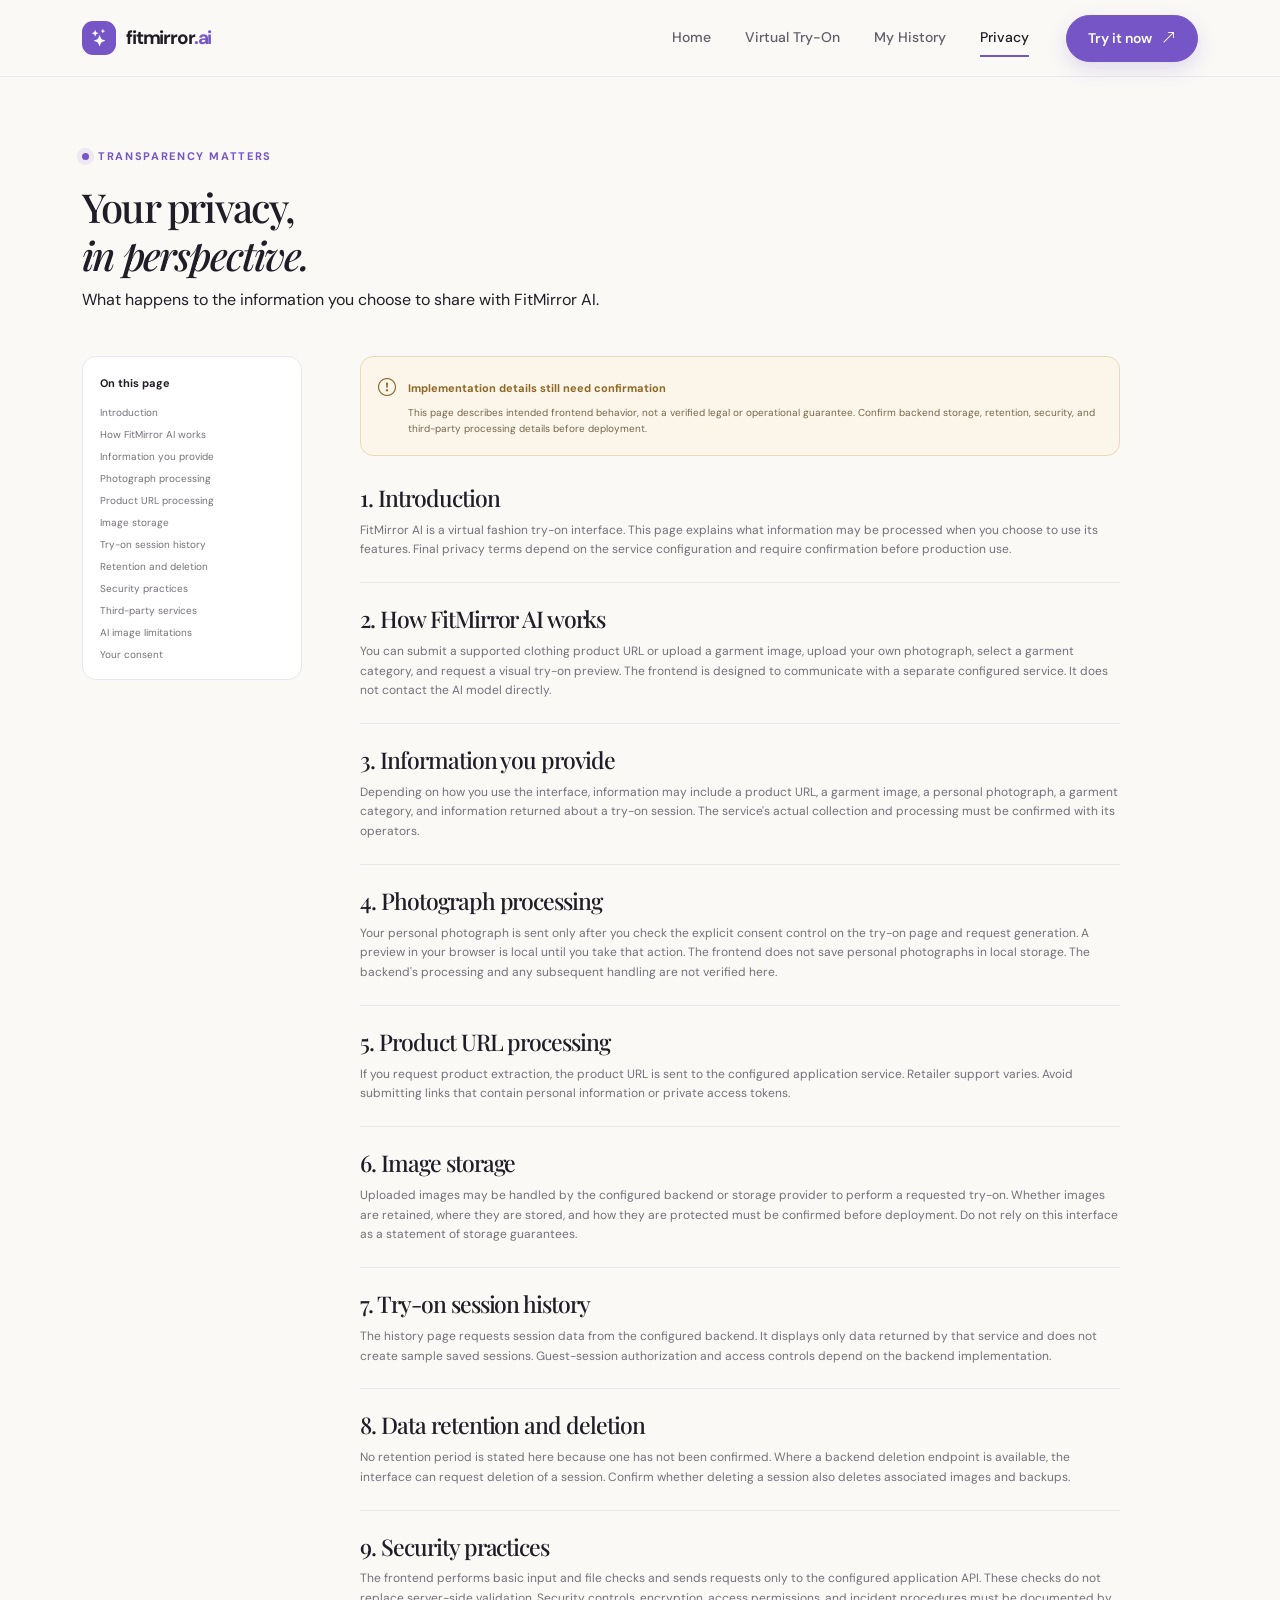
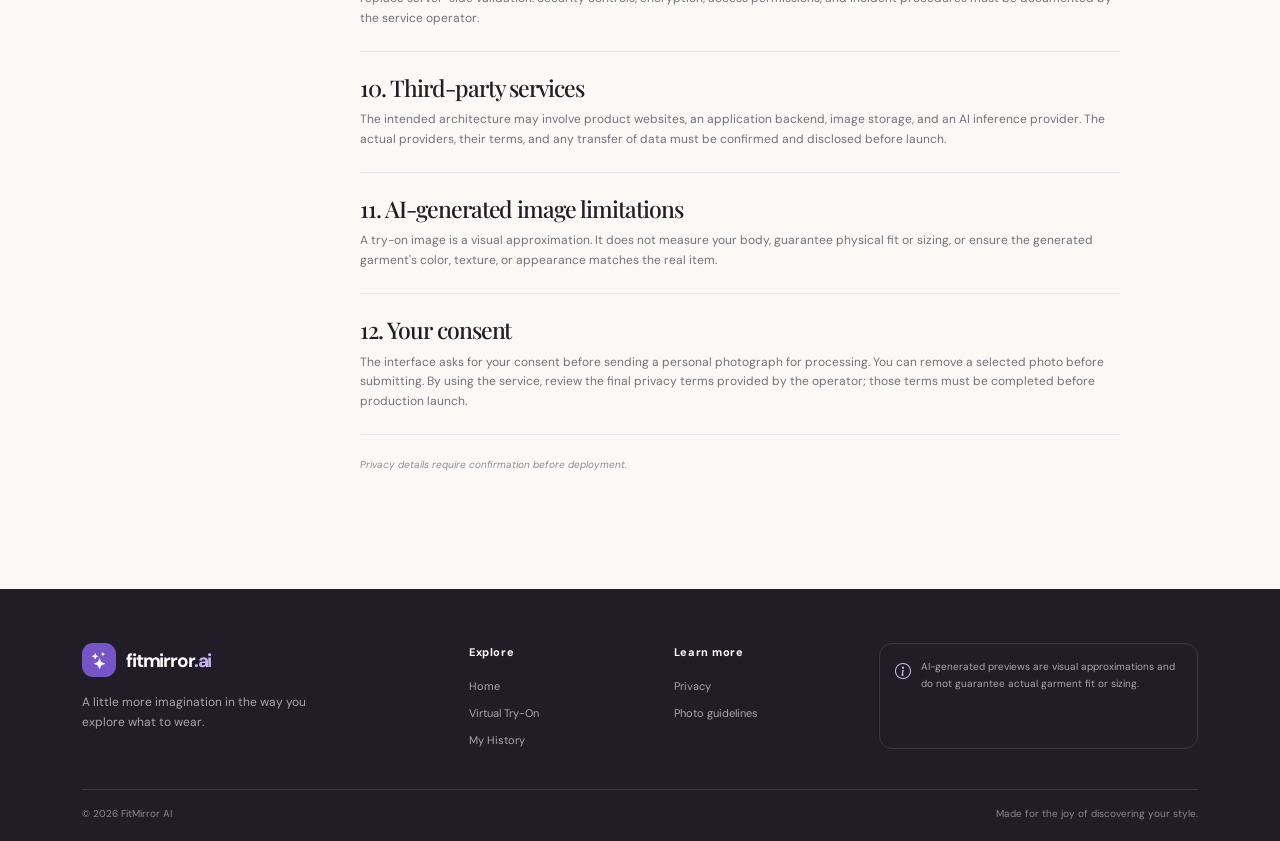
<file: fitmirror-ai/frontend/privacy.html>
<!doctype html>
<html lang="en">
<head>
  <meta charset="utf-8"><meta name="viewport" content="width=device-width, initial-scale=1"><meta name="theme-color" content="#faf9f6">
  <meta name="description" content="Learn how FitMirror AI handles your photos, product links, and virtual try-on sessions.">
  <title>Privacy — FitMirror AI</title>
  <link rel="preconnect" href="https://fonts.googleapis.com"><link rel="preconnect" href="https://fonts.gstatic.com" crossorigin>
  <link href="https://fonts.googleapis.com/css2?family=DM+Sans:wght@400;500;600;700&family=Playfair+Display:wght@500;600;700&display=swap" rel="stylesheet">
  <link href="https://cdn.jsdelivr.net/npm/bootstrap@5.3.3/dist/css/bootstrap.min.css" rel="stylesheet"><link href="https://cdn.jsdelivr.net/npm/bootstrap-icons@1.11.3/font/bootstrap-icons.min.css" rel="stylesheet"><link rel="stylesheet" href="css/style.css">
</head>
<body class="privacy-page">
  <a class="skip-link" href="#main">Skip to content</a>
  <header class="site-header"><nav class="navbar navbar-expand-lg site-nav" aria-label="Main navigation"><div class="container">
    <a class="navbar-brand brand" href="index.html" aria-label="FitMirror AI home"><span class="brand-mark"><i class="bi bi-stars"></i></span><span>fitmirror<span class="brand-ai">.ai</span></span></a>
    <button class="navbar-toggler nav-toggle" type="button" aria-expanded="false" aria-controls="mainNav" aria-label="Open navigation"><span class="navbar-toggler-icon"></span></button>
    <div class="collapse navbar-collapse" id="mainNav"><ul class="navbar-nav ms-auto align-items-lg-center gap-lg-2"><li class="nav-item"><a class="nav-link" href="index.html">Home</a></li><li class="nav-item"><a class="nav-link" href="try-on.html">Virtual Try-On</a></li><li class="nav-item"><a class="nav-link" href="history.html">My History</a></li><li class="nav-item"><a class="nav-link active" aria-current="page" href="privacy.html">Privacy</a></li><li class="nav-item ms-lg-3"><a class="btn btn-primary-soft" href="try-on.html">Try it now <i class="bi bi-arrow-up-right"></i></a></li></ul></div>
  </div></nav></header>
  <main id="main" class="privacy-main container">
    <header class="privacy-heading"><p class="eyebrow"><span class="eyebrow-dot"></span> Transparency matters</p><h1>Your privacy,<br><em>in perspective.</em></h1><p>What happens to the information you choose to share with FitMirror AI.</p></header>
    <div class="privacy-layout">
      <nav class="privacy-toc" aria-label="Privacy page contents"><strong>On this page</strong><a href="#introduction">Introduction</a><a href="#how-it-works">How FitMirror AI works</a><a href="#information">Information you provide</a><a href="#photo-processing">Photograph processing</a><a href="#product-url">Product URL processing</a><a href="#image-storage">Image storage</a><a href="#session-history">Try-on session history</a><a href="#retention">Retention and deletion</a><a href="#security">Security practices</a><a href="#third-parties">Third-party services</a><a href="#limitations">AI image limitations</a><a href="#consent">Your consent</a></nav>
      <article class="privacy-content">
        <div class="privacy-review-notice"><i class="bi bi-exclamation-circle"></i><div><strong>Implementation details still need confirmation</strong><p>This page describes intended frontend behavior, not a verified legal or operational guarantee. Confirm backend storage, retention, security, and third-party processing details before deployment.</p></div></div>
        <section id="introduction"><h2>1. Introduction</h2><p>FitMirror AI is a virtual fashion try-on interface. This page explains what information may be processed when you choose to use its features. Final privacy terms depend on the service configuration and require confirmation before production use.</p></section>
        <section id="how-it-works"><h2>2. How FitMirror AI works</h2><p>You can submit a supported clothing product URL or upload a garment image, upload your own photograph, select a garment category, and request a visual try-on preview. The frontend is designed to communicate with a separate configured service. It does not contact the AI model directly.</p></section>
        <section id="information"><h2>3. Information you provide</h2><p>Depending on how you use the interface, information may include a product URL, a garment image, a personal photograph, a garment category, and information returned about a try-on session. The service's actual collection and processing must be confirmed with its operators.</p></section>
        <section id="photo-processing"><h2>4. Photograph processing</h2><p>Your personal photograph is sent only after you check the explicit consent control on the try-on page and request generation. A preview in your browser is local until you take that action. The frontend does not save personal photographs in local storage. The backend's processing and any subsequent handling are not verified here.</p></section>
        <section id="product-url"><h2>5. Product URL processing</h2><p>If you request product extraction, the product URL is sent to the configured application service. Retailer support varies. Avoid submitting links that contain personal information or private access tokens.</p></section>
        <section id="image-storage"><h2>6. Image storage</h2><p>Uploaded images may be handled by the configured backend or storage provider to perform a requested try-on. Whether images are retained, where they are stored, and how they are protected must be confirmed before deployment. Do not rely on this interface as a statement of storage guarantees.</p></section>
        <section id="session-history"><h2>7. Try-on session history</h2><p>The history page requests session data from the configured backend. It displays only data returned by that service and does not create sample saved sessions. Guest-session authorization and access controls depend on the backend implementation.</p></section>
        <section id="retention"><h2>8. Data retention and deletion</h2><p>No retention period is stated here because one has not been confirmed. Where a backend deletion endpoint is available, the interface can request deletion of a session. Confirm whether deleting a session also deletes associated images and backups.</p></section>
        <section id="security"><h2>9. Security practices</h2><p>The frontend performs basic input and file checks and sends requests only to the configured application API. These checks do not replace server-side validation. Security controls, encryption, access permissions, and incident procedures must be documented by the service operator.</p></section>
        <section id="third-parties"><h2>10. Third-party services</h2><p>The intended architecture may involve product websites, an application backend, image storage, and an AI inference provider. The actual providers, their terms, and any transfer of data must be confirmed and disclosed before launch.</p></section>
        <section id="limitations"><h2>11. AI-generated image limitations</h2><p>A try-on image is a visual approximation. It does not measure your body, guarantee physical fit or sizing, or ensure the generated garment's color, texture, or appearance matches the real item.</p></section>
        <section id="consent"><h2>12. Your consent</h2><p>The interface asks for your consent before sending a personal photograph for processing. You can remove a selected photo before submitting. By using the service, review the final privacy terms provided by the operator; those terms must be completed before production launch.</p></section>
        <p class="privacy-updated">Privacy details require confirmation before deployment.</p>
      </article>
    </div>
  </main>
  <footer class="site-footer"><div class="container"><div class="footer-main"><div class="footer-about"><a class="brand footer-brand" href="index.html"><span class="brand-mark"><i class="bi bi-stars"></i></span><span>fitmirror<span class="brand-ai">.ai</span></span></a><p>A little more imagination in the way you explore what to wear.</p></div><div class="footer-links"><strong>Explore</strong><a href="index.html">Home</a><a href="try-on.html">Virtual Try-On</a><a href="history.html">My History</a></div><div class="footer-links"><strong>Learn more</strong><a href="privacy.html">Privacy</a><a href="try-on.html#photo-upload">Photo guidelines</a></div><div class="footer-disclaimer"><i class="bi bi-info-circle"></i><p>AI-generated previews are visual approximations and do not guarantee actual garment fit or sizing.</p></div></div><div class="footer-bottom"><span>© <span data-current-year></span> FitMirror AI</span><span>Made for the joy of discovering your style.</span></div></div></footer>
  <script src="js/main.js" defer></script>
</body>
</html>
</file>
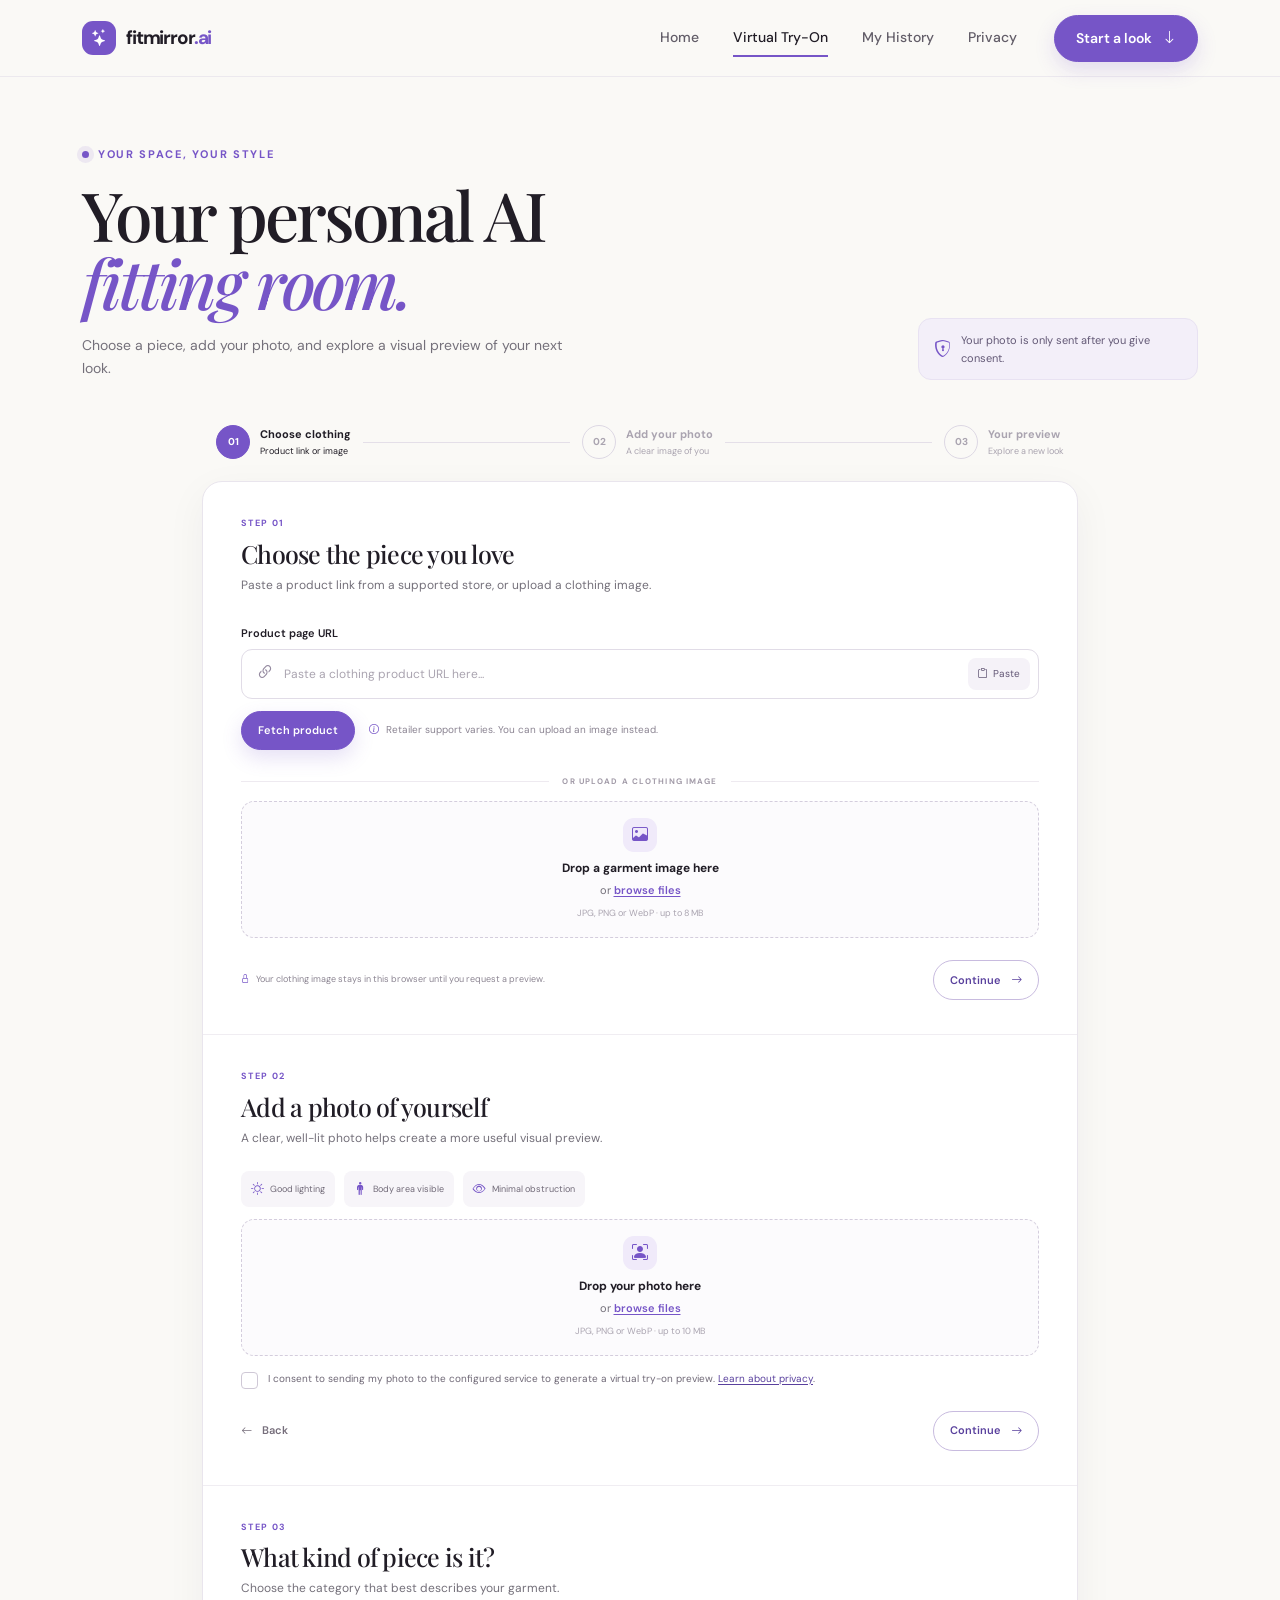
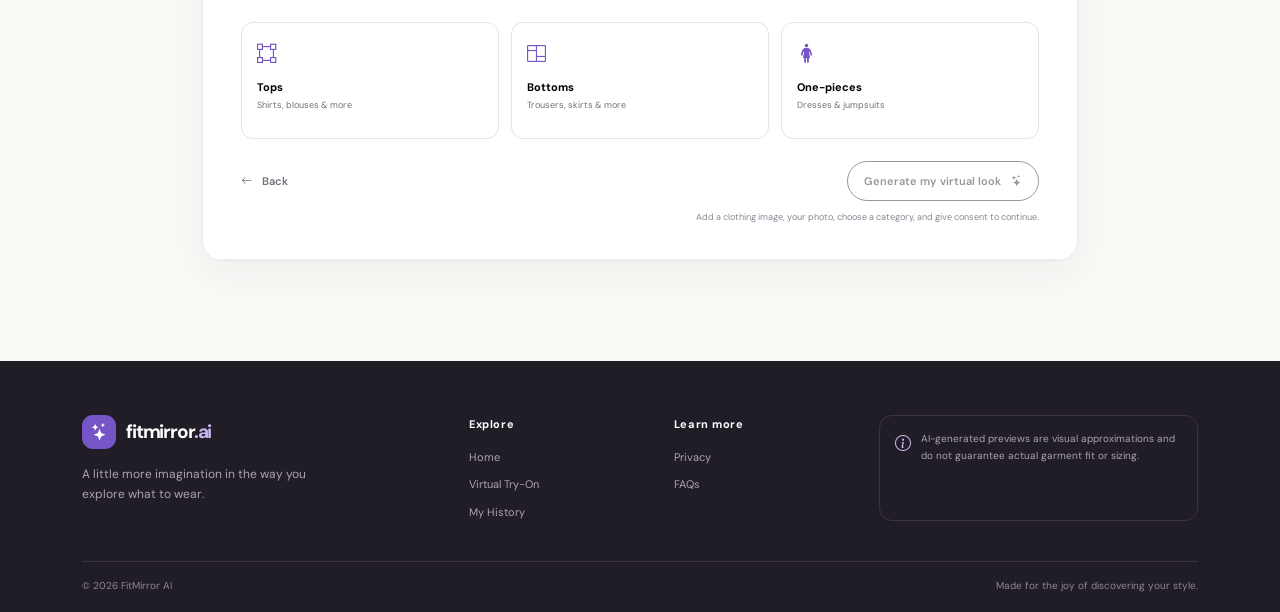
<file: fitmirror-ai/frontend/try-on.html>
<!doctype html>
<html lang="en">
<head>
  <meta charset="utf-8">
  <meta name="viewport" content="width=device-width, initial-scale=1">
  <meta name="theme-color" content="#faf9f6">
  <meta name="description" content="Create a personal virtual clothing try-on preview with FitMirror AI.">
  <title>Your AI Fitting Room — FitMirror AI</title>
  <link rel="preconnect" href="https://fonts.googleapis.com">
  <link rel="preconnect" href="https://fonts.gstatic.com" crossorigin>
  <link href="https://fonts.googleapis.com/css2?family=DM+Sans:wght@400;500;600;700&family=Playfair+Display:wght@500;600;700&display=swap" rel="stylesheet">
  <link href="https://cdn.jsdelivr.net/npm/bootstrap@5.3.3/dist/css/bootstrap.min.css" rel="stylesheet">
  <link href="https://cdn.jsdelivr.net/npm/bootstrap-icons@1.11.3/font/bootstrap-icons.min.css" rel="stylesheet">
  <link rel="stylesheet" href="css/style.css">
  <link rel="stylesheet" href="css/try-on.css">
</head>
<body class="tryon-page">
  <a class="skip-link" href="#main">Skip to content</a>
  <header class="site-header"><nav class="navbar navbar-expand-lg site-nav" aria-label="Main navigation"><div class="container">
    <a class="navbar-brand brand" href="index.html" aria-label="FitMirror AI home"><span class="brand-mark"><i class="bi bi-stars"></i></span><span>fitmirror<span class="brand-ai">.ai</span></span></a>
    <button class="navbar-toggler nav-toggle" type="button" aria-expanded="false" aria-controls="mainNav" aria-label="Open navigation"><span class="navbar-toggler-icon"></span></button>
    <div class="collapse navbar-collapse" id="mainNav"><ul class="navbar-nav ms-auto align-items-lg-center gap-lg-2">
      <li class="nav-item"><a class="nav-link" href="index.html">Home</a></li><li class="nav-item"><a class="nav-link active" aria-current="page" href="try-on.html">Virtual Try-On</a></li><li class="nav-item"><a class="nav-link" href="history.html">My History</a></li><li class="nav-item"><a class="nav-link" href="privacy.html">Privacy</a></li><li class="nav-item ms-lg-3"><a class="btn btn-primary-soft" href="#fitting-room">Start a look <i class="bi bi-arrow-down"></i></a></li>
    </ul></div>
  </div></nav></header>
  <main id="main" class="tryon-main">
    <section class="tryon-intro container">
      <div><p class="eyebrow"><span class="eyebrow-dot"></span> Your space, your style</p><h1>Your personal AI<br><em>fitting room.</em></h1><p>Choose a piece, add your photo, and explore a visual preview of your next look.</p></div>
      <div class="privacy-chip"><i class="bi bi-shield-lock"></i><span>Your photo is only sent after you give consent.</span></div>
    </section>
    <section class="workflow container" id="fitting-room">
      <div class="workflow-stepper" aria-label="Try-on steps">
        <div class="workflow-step is-active" data-step-indicator="1"><span>01</span><div><strong>Choose clothing</strong><small>Product link or image</small></div></div>
        <span class="stepper-line"></span>
        <div class="workflow-step" data-step-indicator="2"><span>02</span><div><strong>Add your photo</strong><small>A clear image of you</small></div></div>
        <span class="stepper-line"></span>
        <div class="workflow-step" data-step-indicator="3"><span>03</span><div><strong>Your preview</strong><small>Explore a new look</small></div></div>
      </div>
      <div class="workflow-panel">
        <section class="workflow-section" id="clothing-step" aria-labelledby="clothing-heading">
          <div class="workflow-section-head"><span class="step-kicker">STEP 01</span><h2 id="clothing-heading">Choose the piece you love</h2><p>Paste a product link from a supported store, or upload a clothing image.</p></div>
          <form id="product-form" class="product-url-form" novalidate>
            <label class="form-label" for="product-url">Product page URL</label>
            <div class="url-control"><span class="url-icon"><i class="bi bi-link-45deg"></i></span><input id="product-url" name="productUrl" type="url" inputmode="url" placeholder="Paste a clothing product URL here..." autocomplete="url"><button class="paste-button" type="button" id="paste-url"><i class="bi bi-clipboard"></i> Paste</button></div>
            <div class="form-actions"><button class="btn btn-primary-soft" id="fetch-product" type="submit"><span class="button-label">Fetch product</span><span class="button-spinner" hidden><span class="spinner-border spinner-border-sm" aria-hidden="true"></span> Checking link...</span></button><span class="form-hint"><i class="bi bi-info-circle"></i> Retailer support varies. You can upload an image instead.</span></div>
            <p class="field-error" id="product-error" role="alert" hidden></p>
          </form>
          <div id="product-preview" class="product-preview" hidden aria-live="polite"></div>
          <div class="upload-divider"><span>OR UPLOAD A CLOTHING IMAGE</span></div>
          <div class="upload-card garment-upload" data-upload-card="garment">
            <input class="visually-hidden" id="garment-file" type="file" accept="image/jpeg,image/png,image/webp" aria-label="Choose a clothing image">
            <div class="upload-empty" id="garment-empty"><span class="upload-icon"><i class="bi bi-image"></i></span><strong>Drop a garment image here</strong><span>or <button class="inline-button" type="button" data-browse="garment-file">browse files</button></span><small data-upload-limit>JPG, PNG or WebP · up to 8 MB</small></div>
            <div class="upload-filled" id="garment-filled" hidden><img class="upload-preview-image" id="garment-preview-image" alt="Garment image preview"><div class="upload-file-meta"><strong id="garment-file-name"></strong><span>Ready to use as your clothing image</span></div><div class="upload-actions"><button type="button" class="icon-action" data-browse="garment-file" aria-label="Replace garment image"><i class="bi bi-arrow-repeat"></i></button><button type="button" class="icon-action remove-upload" data-remove="garment" aria-label="Remove garment image"><i class="bi bi-trash3"></i></button></div></div>
            <p class="field-error upload-error" id="garment-error" role="alert" hidden></p>
          </div>
          <div class="selected-product-note" id="selected-product-note" hidden><i class="bi bi-check-circle-fill"></i><span id="selected-product-label"></span><button type="button" id="clear-product" class="text-button">Clear</button></div>
          <div class="section-next"><span class="section-note"><i class="bi bi-lock"></i> Your clothing image stays in this browser until you request a preview.</span><button class="btn btn-outline-soft" type="button" data-go-step="2">Continue <i class="bi bi-arrow-right"></i></button></div>
        </section>
        <section class="workflow-section" id="photo-upload" aria-labelledby="photo-heading">
          <div class="workflow-section-head"><span class="step-kicker">STEP 02</span><h2 id="photo-heading">Add a photo of yourself</h2><p>A clear, well-lit photo helps create a more useful visual preview.</p></div>
          <div class="photo-guidelines"><div><i class="bi bi-brightness-high"></i><span>Good lighting</span></div><div><i class="bi bi-person-standing"></i><span>Body area visible</span></div><div><i class="bi bi-eye"></i><span>Minimal obstruction</span></div></div>
          <div class="upload-card person-upload" data-upload-card="person">
            <input class="visually-hidden" id="person-file" type="file" accept="image/jpeg,image/png,image/webp" aria-label="Choose your photo">
            <div class="upload-empty" id="person-empty"><span class="upload-icon"><i class="bi bi-person-bounding-box"></i></span><strong>Drop your photo here</strong><span>or <button class="inline-button" type="button" data-browse="person-file">browse files</button></span><small data-upload-limit>JPG, PNG or WebP · up to 10 MB</small></div>
            <div class="upload-filled" id="person-filled" hidden><img class="upload-preview-image person-preview-image" id="person-preview-image" alt="Your photo preview"><div class="upload-file-meta"><strong id="person-file-name"></strong><span>Your photo is ready</span></div><div class="upload-actions"><button type="button" class="icon-action" data-browse="person-file" aria-label="Replace personal photo"><i class="bi bi-arrow-repeat"></i></button><button type="button" class="icon-action remove-upload" data-remove="person" aria-label="Remove personal photo"><i class="bi bi-trash3"></i></button></div></div>
            <p class="field-error upload-error" id="person-error" role="alert" hidden></p>
          </div>
          <label class="consent-row"><input type="checkbox" id="photo-consent"><span class="consent-check"><i class="bi bi-check"></i></span><span>I consent to sending my photo to the configured service to generate a virtual try-on preview. <a href="privacy.html">Learn about privacy</a>.</span></label>
          <div class="section-next"><button class="btn btn-text-back" type="button" data-go-step="1"><i class="bi bi-arrow-left"></i> Back</button><button class="btn btn-outline-soft" type="button" data-go-step="3">Continue <i class="bi bi-arrow-right"></i></button></div>
        </section>
        <section class="workflow-section" id="category-step" aria-labelledby="category-heading">
          <div class="workflow-section-head"><span class="step-kicker">STEP 03</span><h2 id="category-heading">What kind of piece is it?</h2><p>Choose the category that best describes your garment.</p></div>
          <div class="category-options" role="group" aria-label="Garment category">
            <button class="category-card" type="button" data-category="tops" aria-pressed="false"><i class="bi bi-bounding-box"></i><strong>Tops</strong><span>Shirts, blouses & more</span></button>
            <button class="category-card" type="button" data-category="bottoms" aria-pressed="false"><i class="bi bi-columns"></i><strong>Bottoms</strong><span>Trousers, skirts & more</span></button>
            <button class="category-card" type="button" data-category="one-pieces" aria-pressed="false"><i class="bi bi-person-standing-dress"></i><strong>One-pieces</strong><span>Dresses & jumpsuits</span></button>
          </div>
          <p class="field-error" id="category-error" role="alert" hidden>Please select a clothing category.</p>
          <div class="section-next"><button class="btn btn-text-back" type="button" data-go-step="2"><i class="bi bi-arrow-left"></i> Back</button><button class="btn btn-primary-soft generate-button" id="generate-tryon" type="button" disabled><span class="generate-label">Generate my virtual look</span><span class="generate-spinner" hidden><span class="spinner-border spinner-border-sm" aria-hidden="true"></span> Preparing preview...</span><i class="bi bi-stars"></i></button></div>
          <p class="generate-helper" id="generate-helper">Add a clothing image, your photo, choose a category, and give consent to continue.</p>
        </section>
        <section class="workflow-section processing-section" id="processing-state" aria-live="polite" hidden>
          <div class="processing-visual"><span class="processing-ring"><i class="bi bi-stars"></i></span><span class="processing-pulse pulse-one"></span><span class="processing-pulse pulse-two"></span></div>
          <span class="step-kicker">A MOMENT FOR YOUR LOOK</span><h2 id="processing-title">Creating your virtual look...</h2><p id="processing-message">Our AI is preparing your personalized fashion preview.</p>
          <div class="processing-progress"><span></span></div><p class="processing-status" id="processing-status" role="status">Preparing your images...</p>
          <p class="field-error" id="generation-error" role="alert" hidden></p><button class="btn btn-outline-soft" id="retry-generation" type="button" hidden>Try again <i class="bi bi-arrow-clockwise"></i></button>
        </section>
        <section class="workflow-section result-section" id="result-state" aria-labelledby="result-title" hidden>
          <div class="workflow-section-head"><span class="step-kicker">YOUR PREVIEW</span><h2 id="result-title">Your virtual look is ready!</h2><p>This AI-generated image is a visual approximation and does not guarantee actual garment fit or sizing.</p></div>
          <div class="result-comparison" id="result-comparison">
            <img class="result-comparison-after" id="comparison-result-image" alt="Generated virtual try-on look">
            <div class="result-comparison-before" id="result-comparison-before"><img id="comparison-person-image" alt="Your original photo"></div>
            <span class="comparison-label label-before">YOUR PHOTO</span><span class="comparison-label label-after">AI PREVIEW</span>
            <input class="comparison-range result-comparison-range" id="result-comparison-range" type="range" min="0" max="100" value="50" aria-label="Compare your photo with the generated virtual look">
            <span class="comparison-handle" aria-hidden="true"><i class="bi bi-chevron-left"></i><i class="bi bi-chevron-right"></i></span>
          </div>
          <div class="result-product" id="result-product"><img id="result-garment-image" alt="Selected clothing"><div><span class="step-kicker">YOUR SELECTED PIECE</span><strong id="result-product-name">Clothing item</strong><span id="result-product-category"></span></div></div>
          <div class="result-image-wrap"><img id="result-image" alt="AI-generated virtual try-on preview"><span class="result-badge"><i class="bi bi-stars"></i> AI preview</span></div>
          <div class="result-actions"><a class="btn btn-primary-soft" id="download-result" href="#" download>Download image <i class="bi bi-download"></i></a><button class="btn btn-outline-soft" id="save-result" type="button" hidden>Save result <i class="bi bi-bookmark"></i></button><button class="btn btn-outline-soft" id="delete-result" type="button" hidden>Delete result <i class="bi bi-trash3"></i></button><a class="btn btn-text-back" id="back-to-store" href="#" target="_blank" rel="noopener noreferrer" hidden>Back to store <i class="bi bi-box-arrow-up-right"></i></a><button class="btn btn-text-back" id="try-another" type="button">Try another outfit <i class="bi bi-arrow-repeat"></i></button></div>
          <p class="result-disclaimer"><i class="bi bi-info-circle"></i> Visual approximation only — not a physical fit or sizing guarantee.</p>
        </section>
      </div>
    </section>
  </main>
  <div class="toast-region" id="toast-region" aria-live="polite" aria-atomic="true"></div>
  <footer class="site-footer"><div class="container"><div class="footer-main"><div class="footer-about"><a class="brand footer-brand" href="index.html"><span class="brand-mark"><i class="bi bi-stars"></i></span><span>fitmirror<span class="brand-ai">.ai</span></span></a><p>A little more imagination in the way you explore what to wear.</p></div><div class="footer-links"><strong>Explore</strong><a href="index.html">Home</a><a href="try-on.html">Virtual Try-On</a><a href="history.html">My History</a></div><div class="footer-links"><strong>Learn more</strong><a href="privacy.html">Privacy</a><a href="index.html#faqAccordion">FAQs</a></div><div class="footer-disclaimer"><i class="bi bi-info-circle"></i><p>AI-generated previews are visual approximations and do not guarantee actual garment fit or sizing.</p></div></div><div class="footer-bottom"><span>© <span data-current-year></span> FitMirror AI</span><span>Made for the joy of discovering your style.</span></div></div></footer>
  <script src="https://cdn.jsdelivr.net/npm/bootstrap@5.3.3/dist/js/bootstrap.bundle.min.js" defer></script>
  <script src="js/api.js" defer></script><script src="js/upload.js" defer></script><script src="js/product.js" defer></script><script src="js/try-on.js" defer></script><script src="js/main.js" defer></script>
</body>
</html>
</file>
<file: fitmirror-ai/frontend/css/style.css>
:root {
  --ink: #211d26;
  --muted: #74707a;
  --purple: #7655c7;
  --purple-dark: #59409d;
  --lavender: #e9e2f7;
  --paper: #faf9f6;
  --white: #fff;
  --line: #e9e5ed;
  --font-body: "DM Sans", sans-serif;
  --font-display: "Playfair Display", Georgia, serif;
  --radius: 18px;
  --shadow: 0 18px 50px rgba(46, 35, 67, .09);
}
* { box-sizing: border-box; }
[hidden] { display: none !important; }
html { scroll-behavior: smooth; scroll-padding-top: 90px; }
body { margin: 0; background: var(--paper); color: var(--ink); font: 400 16px/1.65 var(--font-body); -webkit-font-smoothing: antialiased; }
img { display: block; max-width: 100%; }
a { color: inherit; text-decoration: none; }
button, input, select { font: inherit; }
.skip-link { position: fixed; top: 10px; left: 10px; z-index: 2000; padding: 10px 16px; transform: translateY(-150%); background: var(--ink); color: #fff; border-radius: 8px; }
.skip-link:focus { transform: translateY(0); }
:focus-visible { outline: 3px solid #a98ce8; outline-offset: 3px; }
.site-header { position: sticky; top: 0; z-index: 1000; background: rgba(250,249,246,.92); border-bottom: 1px solid rgba(233,229,237,.8); backdrop-filter: blur(16px); transition: box-shadow .25s ease, background .25s ease; }
.site-header.is-scrolled { box-shadow: 0 8px 24px rgba(35,25,53,.07); background: rgba(250,249,246,.97); }
.site-nav { min-height: 76px; padding: 10px 0; }
.brand { display: inline-flex; align-items: center; gap: 10px; color: var(--ink); font-size: 19px; font-weight: 700; letter-spacing: -.06em; }
.brand-mark { display: grid; place-items: center; width: 34px; height: 34px; color: white; border-radius: 11px; background: var(--purple); font-size: 17px; letter-spacing: 0; }
.brand-ai { color: var(--purple); }
.site-nav .nav-link { position: relative; padding: 10px 13px !important; color: #625d68; font-size: 14px; font-weight: 500; }
.site-nav .nav-link::after { position: absolute; bottom: 3px; left: 13px; width: 0; height: 2px; background: var(--purple); content: ""; transition: width .22s ease; }
.site-nav .nav-link:hover::after, .site-nav .nav-link.active::after { width: calc(100% - 26px); }
.site-nav .nav-link.active { color: var(--ink); }
.nav-toggle { border: 0; box-shadow: none !important; }
.btn { display: inline-flex; align-items: center; justify-content: center; gap: 10px; border-radius: 999px; padding: 12px 21px; font-size: 14px; font-weight: 600; transition: transform .2s ease, background-color .2s ease, box-shadow .2s ease; }
.btn:hover { transform: translateY(-2px); }
.btn-primary-soft { color: #fff; background: var(--purple); border: 1px solid var(--purple); box-shadow: 0 8px 20px rgba(118,85,199,.18); }
.btn-primary-soft:hover, .btn-primary-soft:focus { color: #fff; background: var(--purple-dark); border-color: var(--purple-dark); box-shadow: 0 10px 24px rgba(118,85,199,.26); }
.btn-link-soft { color: var(--ink); border: 0; }
.btn-link-soft:hover { color: var(--purple); }
.btn-outline-soft { color: var(--purple-dark); background: transparent; border: 1px solid #c8bbdf; }
.btn-outline-soft:hover { color: #fff; background: var(--purple); border-color: var(--purple); }
.btn-light-soft { color: var(--purple-dark); background: white; border: 1px solid white; }
.btn-light-soft:hover { color: var(--purple-dark); background: #f1edfa; }
.hero-section { position: relative; overflow: hidden; padding: 76px 0 28px; }
.hero-grid { display: grid; grid-template-columns: 1fr 1fr; align-items: center; min-height: 570px; gap: 42px; }
.hero-copy { position: relative; z-index: 2; padding: 20px 0 50px; }
.eyebrow { display: flex; align-items: center; gap: 9px; margin: 0 0 18px; color: var(--purple); font-size: 11px; font-weight: 700; letter-spacing: .15em; text-transform: uppercase; }
.eyebrow-dot { width: 7px; height: 7px; border-radius: 50%; background: var(--purple); box-shadow: 0 0 0 5px rgba(118,85,199,.1); }
h1, h2, h3, p { overflow-wrap: anywhere; }
h1, h2 { font-family: var(--font-display); letter-spacing: -.045em; }
.hero-copy h1 { max-width: 650px; margin: 0; font-size: clamp(3.2rem, 6.2vw, 5.6rem); font-weight: 500; line-height: .99; animation: fade-up .7s both; }
.hero-copy h1 span, .section-heading h2 em, .technology-copy h2 em { color: var(--purple); font-weight: 500; }
.hero-lede { max-width: 505px; margin: 25px 0 28px; color: var(--muted); font-size: 16px; line-height: 1.8; animation: fade-up .7s .1s both; }
.hero-actions { display: flex; align-items: center; flex-wrap: wrap; gap: 12px; animation: fade-up .7s .18s both; }
.hero-actions .btn-lg { min-height: 54px; padding: 13px 24px; }
.play-icon { display: grid; place-items: center; width: 25px; height: 25px; border-radius: 50%; background: #eee9f7; color: var(--purple); }
.hero-proof { display: flex; align-items: center; gap: 13px; margin-top: 36px; }
.proof-avatars { display: flex; padding-left: 5px; }
.proof-avatars span { display: grid; place-items: center; width: 30px; height: 30px; margin-left: -5px; border: 2px solid var(--paper); border-radius: 50%; background: #d8c8b3; color: #524436; font-size: 10px; font-weight: 700; }
.proof-avatars span:nth-child(2) { background: #c5bbd8; color: #45395b; }
.proof-avatars span:nth-child(3) { background: #e8c4b8; color: #62483f; }
.hero-proof p { margin: 0; font-size: 11px; line-height: 1.5; }
.hero-proof strong { font-size: 12px; }
.hero-proof p span { color: var(--muted); }
.hero-art { position: relative; min-height: 515px; }
.hero-orbit { position: absolute; inset: 8% 4% 7% 12%; border: 1px solid rgba(118,85,199,.15); border-radius: 50%; transform: rotate(-10deg); }
.hero-photo-wrap { position: absolute; top: 2%; right: 11%; width: 67%; height: 91%; overflow: hidden; border-radius: 48% 48% 18px 18px; background: #e8e0d6; box-shadow: var(--shadow); animation: float-gently 7s ease-in-out infinite; }
.hero-photo { width: 100%; height: 100%; object-fit: cover; object-position: center 36%; }
.hero-caption, .floating-note, .floating-product { position: absolute; z-index: 2; display: flex; align-items: center; gap: 12px; background: rgba(255,255,255,.93); border: 1px solid rgba(255,255,255,.9); box-shadow: 0 15px 42px rgba(31,22,46,.12); backdrop-filter: blur(16px); }
.hero-caption { right: 4%; bottom: 8%; width: 76%; padding: 13px; border-radius: 15px; }
.hero-caption small, .floating-note small, .floating-product small, .process-title small { display: block; color: #8b8394; font-size: 8px; font-weight: 700; letter-spacing: .12em; }
.hero-caption strong, .floating-note strong, .floating-product strong, .process-title strong { display: block; font-size: 12px; }
.caption-sparkle, .note-icon { display: grid; place-items: center; width: 37px; height: 37px; border-radius: 12px; background: #f0eafa; color: var(--purple); }
.hero-caption > i { color: var(--purple); font-size: 18px; }
.floating-note { top: 15%; left: 0; padding: 12px 15px; border-radius: 14px; animation: float-gently 6s ease-in-out infinite reverse; }
.floating-product { left: 0; bottom: 20%; padding: 8px 12px 8px 8px; border-radius: 12px; }
.floating-product img { width: 42px; height: 45px; object-fit: cover; border-radius: 8px; }
.floating-product > i { margin-left: 8px; color: var(--purple); }
.art-sparkle { position: absolute; color: var(--purple); }
.sparkle-one { top: 4%; right: 13%; font-size: 24px; }
.sparkle-two { right: 3%; top: 42%; font-size: 23px; }
.hero-bottom { display: flex; justify-content: space-between; align-items: center; margin-top: 16px; padding-top: 18px; border-top: 1px solid var(--line); color: #aaa3b0; font-size: 9px; font-weight: 700; letter-spacing: .15em; }
.hero-bottom a { color: var(--purple); font-size: 18px; }
.section-pad { padding: 112px 0; }
.section-how { background: #f2eff7; }
.section-heading { margin-bottom: 46px; }
.section-heading .eyebrow { justify-content: center; }
.section-heading h2, .technology-copy h2 { margin: 0; font-size: clamp(2.4rem, 4vw, 3.7rem); line-height: 1.12; }
.section-heading > p:last-child { max-width: 510px; margin: 16px auto 0; color: var(--muted); }
.steps-grid { display: grid; grid-template-columns: repeat(3, 1fr); gap: 18px; }
.step-card { position: relative; padding: 29px; border: 1px solid #e8e3ee; border-radius: var(--radius); background: rgba(255,255,255,.83); transition: transform .25s ease, box-shadow .25s ease; }
.step-card:hover, .feature-card:hover { transform: translateY(-5px); box-shadow: var(--shadow); }
.step-top { display: flex; align-items: flex-start; justify-content: space-between; margin-bottom: 42px; }
.step-number { color: #aca4b4; font-size: 12px; letter-spacing: .12em; }
.step-icon { display: grid; place-items: center; width: 48px; height: 48px; border-radius: 15px; background: #f0eafa; color: var(--purple); font-size: 21px; }
.step-card h3, .feature-card h3 { font-size: 18px; font-weight: 600; letter-spacing: -.025em; }
.step-card p, .feature-card p { min-height: 55px; margin: 10px 0 22px; color: var(--muted); font-size: 13px; }
.step-foot { display: flex; justify-content: space-between; color: var(--purple); font-size: 11px; font-weight: 600; }
.section-heading-row { display: flex; align-items: end; justify-content: space-between; gap: 30px; }
.section-heading-row .eyebrow { justify-content: flex-start; }
.section-heading-row > p { max-width: 360px; margin: 0 0 5px; color: var(--muted); font-size: 14px; }
.preview-comparison { --split: 50%; position: relative; height: min(56vw, 590px); min-height: 320px; overflow: hidden; border-radius: 22px; background: #e5d9d1; }
.preview-comparison > img, .comparison-before, .comparison-before img { position: absolute; inset: 0; width: 100%; height: 100%; object-fit: cover; }
.preview-comparison > img { object-position: center 35%; }
.comparison-before { width: var(--split); overflow: hidden; border-right: 2px solid white; }
.comparison-before img { width: calc(100vw - (100vw - 100%)); max-width: none; object-position: center 34%; }
.comparison-label { position: absolute; top: 18px; z-index: 1; padding: 7px 11px; border-radius: 999px; background: rgba(255,255,255,.9); color: var(--ink); font-size: 9px; font-weight: 700; letter-spacing: .1em; }
.label-before { left: 18px; }.label-after { right: 18px; }
.comparison-range { position: absolute; inset: 0; z-index: 3; width: 100%; height: 100%; margin: 0; opacity: 0; cursor: ew-resize; }
.comparison-handle { position: absolute; top: 50%; left: var(--split); z-index: 2; display: flex; gap: 8px; align-items: center; justify-content: center; width: 43px; height: 43px; border: 3px solid white; border-radius: 50%; background: var(--purple); color: white; transform: translate(-50%,-50%); pointer-events: none; box-shadow: 0 4px 18px rgba(0,0,0,.2); }
.comparison-disclaimer { margin: 13px 0 0; color: var(--muted); font-size: 11px; text-align: center; }
.comparison-disclaimer i { color: var(--purple); margin-right: 4px; }
.feature-section { background: #fff; }
.feature-grid { display: grid; grid-template-columns: repeat(3, 1fr); gap: 15px; }
.feature-card { padding: 25px 24px; border: 1px solid var(--line); border-radius: 16px; background: #fff; transition: transform .25s ease, box-shadow .25s ease; }
.feature-card > i { display: grid; place-items: center; width: 42px; height: 42px; margin-bottom: 25px; border-radius: 13px; background: #f2eff8; color: var(--purple); font-size: 19px; }
.feature-card p { min-height: 60px; margin-bottom: 0; }
.text-link { display: inline-flex; align-items: center; gap: 8px; color: var(--purple-dark); font-size: 13px; font-weight: 600; }
.text-link:hover { color: var(--purple); }
.fashion-section { background: #f6f4f0; }
.fashion-grid { display: grid; grid-template-columns: repeat(3, 1fr); grid-auto-rows: 230px; gap: 14px; }
.fashion-tile { position: relative; overflow: hidden; border-radius: 15px; background: #ddd5cc; }
.fashion-tile.tile-tall { grid-row: span 2; }
.fashion-tile::after { position: absolute; inset: 35% 0 0; background: linear-gradient(transparent,rgba(15,12,18,.62)); content: ""; }
.fashion-tile img { width: 100%; height: 100%; object-fit: cover; transition: transform .55s ease; }
.fashion-tile:hover img { transform: scale(1.05); }
.fashion-tile > span { position: absolute; right: 18px; bottom: 16px; left: 18px; z-index: 1; display: flex; justify-content: space-between; color: #fff; font-size: 16px; font-weight: 600; }
.technology-section { overflow: hidden; background: #eee9f5; }
.technology-grid { display: grid; grid-template-columns: .9fr 1.1fr; align-items: center; gap: 70px; }
.technology-copy .eyebrow { justify-content: flex-start; }
.technology-copy > p:not(.eyebrow) { margin: 20px 0 0; color: var(--muted); font-size: 14px; }
.technology-copy .small-note { padding-left: 12px; border-left: 2px solid #a88de0; font-size: 12px !important; }
.technology-copy .text-link { margin-top: 22px; }
.process-card { padding: 26px; border: 1px solid rgba(255,255,255,.75); border-radius: 20px; background: rgba(255,255,255,.72); box-shadow: 0 20px 60px rgba(48,33,75,.09); }
.process-title { display: flex; align-items: center; gap: 12px; }
.process-sparkle { display: grid; place-items: center; width: 40px; height: 40px; border-radius: 13px; background: var(--purple); color: white; }
.process-title strong { margin-top: 3px; font-size: 14px; }
.process-flow { display: flex; align-items: center; justify-content: space-between; gap: 10px; padding: 36px 0; }
.process-item { min-width: 0; text-align: center; }
.process-item img { width: 92px; height: 112px; margin: 0 auto 9px; border-radius: 13px; object-fit: cover; }
.process-item span { color: var(--muted); font-size: 11px; }
.process-flow > i { color: #b4a4cf; font-size: 17px; }
.process-result { display: flex; flex-direction: column; align-items: center; justify-content: center; width: 105px; height: 112px; border: 1px dashed #bba9da; border-radius: 13px; background: #f4f0fa; color: var(--purple); }
.process-result > i { font-size: 21px; }
.process-result strong { margin-top: 4px; font-size: 12px; }
.process-result small { color: var(--muted); font-size: 9px; }
.process-footer { display: flex; justify-content: space-between; padding-top: 15px; border-top: 1px solid var(--line); color: var(--muted); font-size: 10px; }
.process-footer i { color: var(--purple); margin-right: 5px; }
.process-footer > span:last-child { font-size: 8px; font-weight: 700; letter-spacing: .13em; }
.faq-grid { display: grid; grid-template-columns: .75fr 1.25fr; gap: 90px; }
.faq-grid .section-heading .eyebrow { justify-content: flex-start; }
.faq-grid .section-heading > p:last-child { margin: 18px 0 0; }
.faq-list .accordion-item { border: 0; border-bottom: 1px solid var(--line); background: transparent; }
.faq-list .accordion-header { margin: 0; }
.faq-list .accordion-button { padding: 19px 0; background: transparent; color: var(--ink); box-shadow: none; font-size: 14px; font-weight: 600; }
.faq-list .accordion-button::after { display: none; }
.faq-list .accordion-button::before { display: grid; place-items: center; width: 25px; height: 25px; margin-right: 12px; border-radius: 50%; background: #f0eafa; color: var(--purple); content: "+"; font-size: 17px; font-weight: 400; }
.faq-list .accordion-button[aria-expanded="true"]::before { content: "−"; }
.accordion-panel { padding: 0 0 19px 37px; }
.accordion-panel p { margin: 0; color: var(--muted); font-size: 13px; }
.cta-section { position: relative; overflow: hidden; padding: 96px 0; background: #6c4ab6; color: #fff; text-align: center; }
.cta-inner { position: relative; z-index: 1; }
.cta-section .eyebrow { justify-content: center; color: #ded0ff; }
.cta-section .eyebrow::before, .cta-section .eyebrow::after { width: 24px; height: 1px; background: rgba(255,255,255,.4); content: ""; }
.cta-section h2 { margin: 0; font-size: clamp(2.5rem, 5vw, 4.2rem); line-height: 1.08; }
.cta-section p:not(.eyebrow) { margin: 16px 0 25px; color: #e7def7; font-size: 14px; }
.cta-orb { position: absolute; z-index: -1; width: 300px; height: 300px; border: 1px solid rgba(255,255,255,.13); border-radius: 50%; }
.orb-a { top: -190px; left: -40px; }.orb-b { right: -30px; bottom: -230px; width: 400px; height: 400px; }
.site-footer { padding: 54px 0 18px; background: #211d26; color: #fff; }
.footer-main { display: grid; grid-template-columns: 1.5fr .7fr .7fr 1.4fr; gap: 45px; padding-bottom: 40px; }
.footer-brand { color: #fff; }.footer-brand .brand-ai { color: #c7b5f1; }
.footer-about p { max-width: 240px; margin-top: 16px; color: #aaa4b0; font-size: 12px; }
.footer-links { display: flex; flex-direction: column; gap: 9px; }
.footer-links strong { margin-bottom: 6px; font-size: 11px; letter-spacing: .05em; }
.footer-links a { color: #aaa4b0; font-size: 11px; }
.footer-links a:hover { color: #fff; }
.footer-disclaimer { display: flex; gap: 10px; padding: 15px; border: 1px solid #3a3441; border-radius: 13px; color: #c8b5ef; }
.footer-disclaimer p { margin: 0; color: #aaa4b0; font-size: 10px; }
.footer-bottom { display: flex; justify-content: space-between; padding-top: 16px; border-top: 1px solid #3a3441; color: #8c8593; font-size: 10px; }
.reveal { opacity: 0; transform: translateY(18px); transition: opacity .6s ease, transform .6s ease; }
.reveal.is-visible { opacity: 1; transform: translateY(0); }
@keyframes fade-up { from { opacity: 0; transform: translateY(18px); } to { opacity: 1; transform: translateY(0); } }
@keyframes float-gently { 0%,100% { transform: translateY(0); } 50% { transform: translateY(-9px); } }
@media (max-width: 991.98px) {
  .site-nav .navbar-collapse { padding: 15px 0 10px; }
  .site-nav .nav-link::after { display: none; }
  .site-nav .nav-link.active { color: var(--purple); }
  .hero-grid { min-height: 480px; gap: 15px; }
  .hero-art { min-height: 450px; }
  .hero-photo-wrap { width: 73%; right: 8%; }
  .floating-note { left: -3%; }
  .technology-grid { gap: 35px; }
  .faq-grid { gap: 40px; }
  .footer-main { grid-template-columns: 1.2fr .7fr .7fr; }
  .footer-disclaimer { grid-column: 1 / -1; }
}
@media (max-width: 767.98px) {
  .site-nav { min-height: 66px; }
  .hero-section { padding-top: 38px; }
  .hero-grid { grid-template-columns: 1fr; }
  .hero-copy { padding: 10px 0 0; }
  .hero-copy h1 { font-size: clamp(3rem, 12vw, 4.7rem); }
  .hero-lede { max-width: 520px; margin-top: 19px; }
  .hero-art { width: min(100%, 510px); min-height: 480px; margin: 0 auto; }
  .hero-photo-wrap { right: 11%; width: 68%; }
  .hero-bottom { margin-top: 0; }
  .section-pad { padding: 78px 0; }
  .section-heading { margin-bottom: 32px; }
  .steps-grid, .feature-grid { grid-template-columns: 1fr 1fr; }
  .step-card { padding: 23px; }
  .step-top { margin-bottom: 28px; }
  .section-heading-row { align-items: flex-start; flex-direction: column; gap: 15px; }
  .section-heading-row > p { max-width: 520px; }
  .preview-comparison { height: 70vw; min-height: 300px; }
  .comparison-before img { width: calc(100vw - 24px); }
  .technology-grid, .faq-grid { grid-template-columns: 1fr; gap: 35px; }
  .faq-grid .section-heading { margin-bottom: 0; }
  .fashion-grid { grid-template-columns: 1fr 1fr; grid-auto-rows: 190px; }
  .fashion-tile.tile-tall { grid-row: span 1; }
  .fashion-tile:first-child { grid-row: span 2; }
  .footer-main { grid-template-columns: 1fr 1fr; gap: 28px; }
  .footer-about { grid-column: 1 / -1; }
}
@media (max-width: 480px) {
  body { font-size: 15px; }
  .hero-copy h1 { font-size: 3.15rem; }
  .hero-actions { align-items: flex-start; flex-direction: column; }
  .hero-actions .btn { width: 100%; }
  .hero-art { min-height: 380px; }
  .hero-photo-wrap { top: 3%; right: 12%; width: 72%; height: 88%; }
  .floating-note { top: 12%; left: -2%; padding: 9px; }
  .floating-note strong { font-size: 10px; }
  .floating-product { bottom: 16%; }
  .hero-caption { right: 2%; bottom: 5%; width: 85%; }
  .hero-bottom span { font-size: 8px; }
  .steps-grid, .feature-grid { grid-template-columns: 1fr; }
  .step-card p, .feature-card p { min-height: 0; }
  .step-top { margin-bottom: 20px; }
  .preview-comparison { min-height: 270px; border-radius: 14px; }
  .fashion-grid { grid-auto-rows: 155px; gap: 9px; }
  .fashion-tile > span { right: 12px; bottom: 12px; left: 12px; font-size: 13px; }
  .process-card { padding: 17px; }
  .process-flow { gap: 5px; padding: 27px 0; }
  .process-item img { width: 65px; height: 83px; }
  .process-result { width: 76px; height: 83px; }
  .process-flow > i { font-size: 13px; }
  .process-footer { gap: 8px; font-size: 9px; }
  .cta-section { padding: 75px 0; }
  .footer-main { grid-template-columns: 1fr 1fr; gap: 24px 18px; }
  .footer-disclaimer { grid-column: 1 / -1; }
  .footer-bottom { flex-direction: column; gap: 5px; }
}
@media (prefers-reduced-motion: reduce) {
  *, *::before, *::after { scroll-behavior: auto !important; animation-duration: .01ms !important; animation-iteration-count: 1 !important; transition-duration: .01ms !important; }
  .reveal { opacity: 1; transform: none; }
}
.privacy-main { padding-top: 70px; padding-bottom: 100px; }
.privacy-heading { margin-bottom: 42px; }
.privacy-layout { display: grid; grid-template-columns: 220px minmax(0, 1fr); align-items: start; gap: 58px; }
.privacy-toc { position: sticky; top: 105px; display: flex; flex-direction: column; gap: 7px; padding: 17px; border: 1px solid var(--line); border-radius: 14px; background: #fff; }
.privacy-toc strong { margin-bottom: 6px; font-size: 11px; }
.privacy-toc a { color: var(--muted); font-size: 10px; line-height: 1.5; }
.privacy-toc a:hover { color: var(--purple); }
.privacy-content { max-width: 760px; }
.privacy-content section { padding: 0 0 22px; margin-bottom: 22px; border-bottom: 1px solid var(--line); scroll-margin-top: 100px; }
.privacy-content section h2 { margin: 0 0 9px; font-family: var(--font-display); font-size: 23px; font-weight: 500; }
.privacy-content section p { margin: 0; color: var(--muted); font-size: 12px; }
.privacy-review-notice { display: flex; gap: 12px; margin-bottom: 28px; padding: 17px; border: 1px solid #ead9b8; border-radius: 13px; background: #fbf6e9; color: #8e6724; }
.privacy-review-notice > i { font-size: 18px; }
.privacy-review-notice strong { font-size: 11px; }
.privacy-review-notice p { margin: 5px 0 0; color: #75664e; font-size: 10px; }
.privacy-updated { color: #928a98; font-size: 10px; font-style: italic; }
@media(max-width:767.98px) {
  .privacy-main { padding-top: 48px; }
  .privacy-layout { grid-template-columns: 1fr; gap: 27px; }
  .privacy-toc { position: static; display: grid; grid-template-columns: 1fr 1fr; }
  .privacy-toc strong { grid-column: 1 / -1; }
}
@media(max-width:480px) { .privacy-toc { grid-template-columns: 1fr; } }
</file>
<file: fitmirror-ai/frontend/css/try-on.css>
.tryon-main { padding-bottom: 100px; }
.tryon-intro { display: flex; align-items: end; justify-content: space-between; gap: 25px; padding-top: 68px; padding-bottom: 45px; }
.tryon-intro h1, .history-heading h1, .privacy-heading h1 { margin: 0; font-size: clamp(3rem, 5.3vw, 4.8rem); font-weight: 500; line-height: 1; }
.tryon-intro h1 em, .history-heading h1 em, .privacy-heading h1 em { color: var(--purple); font-weight: 500; }
.tryon-intro > div > p:last-child, .history-heading > div > p:last-child, .privacy-heading > p:last-child { max-width: 500px; margin: 17px 0 0; color: var(--muted); font-size: 14px; }
.privacy-chip { display: flex; align-items: center; gap: 10px; max-width: 280px; padding: 12px 15px; border: 1px solid #e8e2f2; border-radius: 13px; background: #f3eff9; color: #635976; font-size: 11px; }
.privacy-chip i { color: var(--purple); font-size: 17px; }
.workflow { max-width: 900px; }
.workflow-stepper { display: flex; align-items: center; gap: 12px; margin-bottom: 22px; padding: 0 14px; }
.workflow-step { display: flex; align-items: center; gap: 10px; color: #aaa4b0; }
.workflow-step > span { display: grid; place-items: center; flex: 0 0 34px; width: 34px; height: 34px; border: 1px solid #ddd8e4; border-radius: 50%; font-size: 10px; font-weight: 700; }
.workflow-step strong, .workflow-step small { display: block; white-space: nowrap; }
.workflow-step strong { font-size: 11px; }
.workflow-step small { margin-top: 1px; font-size: 9px; }
.workflow-step.is-active { color: var(--ink); }
.workflow-step.is-active > span, .workflow-step.is-complete > span { border-color: var(--purple); background: var(--purple); color: white; }
.workflow-step.is-complete { color: var(--purple-dark); }
.stepper-line { flex: 1; height: 1px; background: #e4dfe8; }
.workflow-panel { overflow: hidden; border: 1px solid var(--line); border-radius: 20px; background: white; box-shadow: 0 12px 40px rgba(40,30,54,.05); }
.workflow-section { padding: 34px 38px; border-bottom: 1px solid #f0edf2; scroll-margin-top: 95px; }
.workflow-section:last-child { border-bottom: 0; }
.workflow-section-head { margin-bottom: 23px; }
.step-kicker { display: block; margin-bottom: 8px; color: var(--purple); font-size: 9px; font-weight: 700; letter-spacing: .15em; }
.workflow-section h2 { margin: 0; font-family: var(--font-display); font-size: 25px; font-weight: 500; letter-spacing: -.03em; }
.workflow-section-head p { margin: 7px 0 0; color: var(--muted); font-size: 12px; }
.product-url-form .form-label { margin-bottom: 7px; font-size: 11px; font-weight: 600; }
.url-control { display: flex; align-items: center; height: 50px; border: 1px solid #e1dce7; border-radius: 11px; background: white; transition: border-color .2s ease, box-shadow .2s ease; }
.url-control:focus-within { border-color: #a892d5; box-shadow: 0 0 0 3px rgba(118,85,199,.09); }
.url-icon { padding-left: 14px; color: #958aa0; font-size: 18px; }
.url-control input { min-width: 0; flex: 1; height: 100%; padding: 0 10px; border: 0; outline: 0; background: transparent; color: var(--ink); font-size: 12px; }
.url-control input::placeholder { color: #aaa4b0; }
.paste-button { display: flex; align-items: center; gap: 5px; height: 32px; margin: 0 8px; padding: 0 10px; border: 0; border-radius: 8px; background: #f5f2f8; color: #625675; font-size: 10px; }
.paste-button:hover { background: #eee8f7; }
.form-actions { display: flex; align-items: center; gap: 14px; margin-top: 12px; }
.form-actions .btn { min-height: 39px; padding: 9px 16px; font-size: 11px; }
.form-hint { color: #8b8492; font-size: 10px; }
.form-hint i { color: var(--purple); margin-right: 4px; }
.field-error { margin: 8px 0 0; color: #a9324d; font-size: 11px; }
.upload-divider { display: flex; align-items: center; gap: 13px; margin: 25px 0 13px; color: #a29ba8; font-size: 8px; font-weight: 700; letter-spacing: .14em; }
.upload-divider::before, .upload-divider::after { flex: 1; height: 1px; background: #eeeaf0; content: ""; }
.upload-card { position: relative; min-height: 133px; padding: 16px; border: 1px dashed #d4cddd; border-radius: 13px; background: #fcfbfd; transition: border-color .18s ease, background .18s ease; }
.upload-card.is-dragging { border-color: var(--purple); background: #f4f0fa; }
.upload-empty { display: flex; min-height: 98px; flex-direction: column; align-items: center; justify-content: center; gap: 2px; color: var(--muted); font-size: 11px; }
.upload-empty strong { color: var(--ink); font-size: 12px; }
.upload-empty small { margin-top: 5px; color: #aaa4b0; font-size: 9px; }
.upload-icon { display: grid; place-items: center; width: 34px; height: 34px; margin-bottom: 5px; border-radius: 11px; background: #f0eafa; color: var(--purple); font-size: 16px; }
.inline-button, .text-button { padding: 0; border: 0; background: transparent; color: var(--purple); font-weight: 600; text-decoration: underline; text-underline-offset: 2px; }
.inline-button { font-size: inherit; }
.upload-filled { display: flex; align-items: center; gap: 14px; min-height: 99px; }
.upload-preview-image { width: 74px; height: 87px; border-radius: 9px; background: #ede8f0; object-fit: cover; }
.person-preview-image { object-position: center 25%; }
.upload-file-meta { display: flex; min-width: 0; flex: 1; flex-direction: column; gap: 4px; }
.upload-file-meta strong { overflow: hidden; color: var(--ink); font-size: 11px; text-overflow: ellipsis; white-space: nowrap; }
.upload-file-meta span { color: var(--muted); font-size: 10px; }
.upload-actions { display: flex; gap: 7px; }
.icon-action { display: grid; place-items: center; flex: 0 0 34px; width: 34px; height: 34px; border: 1px solid #e5e0e9; border-radius: 10px; background: #fff; color: #68616e; }
.icon-action:hover { border-color: #c7b9dc; color: var(--purple); }
.upload-error { margin: 8px 0 0; }
.product-preview { display: flex; align-items: center; gap: 14px; margin-top: 13px; padding: 12px; border: 1px solid #e6dfef; border-radius: 12px; background: #fcfaff; }
.product-preview img { width: 68px; height: 78px; border-radius: 8px; background: #ede8f0; object-fit: cover; }
.product-preview-details { min-width: 0; flex: 1; }
.product-preview-details strong { display: block; overflow: hidden; font-size: 12px; text-overflow: ellipsis; white-space: nowrap; }
.product-preview-details span { color: var(--muted); font-size: 10px; }
.product-preview .product-external { color: var(--purple); font-size: 11px; }
.selected-product-note { display: flex; align-items: center; gap: 8px; margin-top: 12px; color: #3c7659; font-size: 10px; }
.selected-product-note .text-button { margin-left: auto; color: #8a4a58; font-size: 10px; }
.section-next { display: flex; align-items: center; justify-content: space-between; gap: 15px; margin-top: 22px; }
.section-next .btn { min-height: 40px; padding: 9px 16px; font-size: 11px; }
.section-note { color: #8c8592; font-size: 9px; }
.section-note i { margin-right: 4px; color: var(--purple); }
.btn-text-back { border: 0; color: #766e7b; padding-left: 0 !important; padding-right: 0 !important; }
.btn-text-back:hover { color: var(--purple); }
.photo-guidelines { display: flex; gap: 9px; margin-bottom: 12px; }
.photo-guidelines > div { display: flex; align-items: center; gap: 6px; padding: 7px 10px; border-radius: 8px; background: #f7f5f9; color: #716a78; font-size: 9px; }
.photo-guidelines i { color: var(--purple); font-size: 13px; }
.consent-row { display: flex; align-items: flex-start; gap: 10px; margin-top: 15px; color: #6f6876; cursor: pointer; font-size: 10px; line-height: 1.6; }
.consent-row input { position: absolute; width: 1px; height: 1px; opacity: 0; }
.consent-check { display: grid; place-items: center; flex: 0 0 17px; width: 17px; height: 17px; margin-top: 1px; border: 1px solid #cfc8d6; border-radius: 4px; color: transparent; font-size: 11px; }
.consent-row input:checked + .consent-check { border-color: var(--purple); background: var(--purple); color: white; }
.consent-row input:focus-visible + .consent-check { outline: 3px solid #a98ce8; outline-offset: 3px; }
.consent-row a { color: var(--purple-dark); text-decoration: underline; text-underline-offset: 2px; }
.category-options { display: grid; grid-template-columns: repeat(3, 1fr); gap: 12px; }
.category-card { display: flex; min-height: 117px; flex-direction: column; align-items: flex-start; padding: 15px; border: 1px solid #e7e2eb; border-radius: 12px; background: white; text-align: left; transition: border-color .2s ease, background .2s ease, transform .2s ease; }
.category-card:hover { transform: translateY(-2px); border-color: #c9b8e4; }
.category-card[aria-pressed="true"] { border-color: var(--purple); background: #f8f5fc; box-shadow: 0 0 0 2px rgba(118,85,199,.09); }
.category-card i { margin-bottom: 8px; color: var(--purple); font-size: 19px; }
.category-card strong { font-size: 11px; }
.category-card span { margin-top: 2px; color: var(--muted); font-size: 9px; }
.generate-button:disabled { opacity: .46; cursor: not-allowed; transform: none; box-shadow: none; }
.generate-helper { margin: 9px 0 0; color: #8b8492; font-size: 9px; text-align: right; }
.processing-section { min-height: 390px; padding-top: 54px; padding-bottom: 54px; text-align: center; }
.processing-visual { position: relative; display: grid; place-items: center; width: 100px; height: 100px; margin: 0 auto 22px; }
.processing-ring { display: grid; place-items: center; width: 70px; height: 70px; border: 1px solid #c9b8e4; border-radius: 24px; background: #f1ecf9; color: var(--purple); font-size: 27px; animation: soft-pulse 1.8s ease-in-out infinite; }
.processing-pulse { position: absolute; inset: 0; border: 1px solid rgba(118,85,199,.35); border-radius: 32px; animation: ring-pulse 2s ease-out infinite; }
.pulse-two { animation-delay: .8s; }
.processing-section h2 { margin: 5px 0 8px; }
.processing-section > p { color: var(--muted); font-size: 12px; }
.processing-progress { width: min(100%, 330px); height: 4px; margin: 22px auto 12px; overflow: hidden; border-radius: 99px; background: #eeeaf2; }
.processing-progress span { display: block; width: 35%; height: 100%; border-radius: inherit; background: var(--purple); animation: progress-indeterminate 1.7s ease-in-out infinite; }
.processing-section .processing-status { color: #7d7488; font-size: 10px; }
.processing-section .field-error { margin: 15px 0; }
.result-section { padding-top: 35px; }
.result-comparison { --split: 50%; position: relative; width: min(100%, 570px); height: min(70vw, 560px); min-height: 300px; margin: 0 auto 17px; overflow: hidden; border-radius: 15px; background: #ede8f0; }
.result-comparison-after, .result-comparison-before, .result-comparison-before img { position: absolute; inset: 0; width: 100%; height: 100%; object-fit: cover; }
.result-comparison-before { width: var(--split); overflow: hidden; border-right: 2px solid #fff; }
.result-comparison-before img { width: min(100vw, 570px); max-width: none; object-position: center 25%; }
.result-comparison .comparison-label { top: 12px; }
.result-comparison .label-before { left: 12px; }
.result-comparison .label-after { right: 12px; }
.result-product { display: flex; align-items: center; gap: 12px; width: min(100%, 570px); margin: 0 auto 18px; padding: 10px; border: 1px solid var(--line); border-radius: 12px; }
.result-product img { width: 48px; height: 55px; border-radius: 8px; object-fit: cover; }
.result-product > div { display: flex; flex-direction: column; }
.result-product .step-kicker { margin-bottom: 1px; font-size: 8px; }
.result-product strong { font-size: 11px; }
.result-product > div > span:last-child { color: var(--muted); font-size: 9px; }
.result-image-wrap { position: relative; width: min(100%, 570px); margin: 0 auto; overflow: hidden; border-radius: 15px; background: #f1edf4; }
.result-image-wrap img { display: block; width: 100%; max-height: 650px; object-fit: contain; }
.result-badge { position: absolute; top: 13px; left: 13px; padding: 7px 10px; border-radius: 99px; background: rgba(255,255,255,.92); color: var(--purple-dark); font-size: 9px; font-weight: 700; }
.result-actions { display: flex; flex-wrap: wrap; justify-content: center; gap: 9px; margin: 20px 0 0; }
.result-actions .btn { font-size: 10px; }
.result-disclaimer { margin: 19px 0 0; color: var(--muted); font-size: 10px; text-align: center; }
.result-disclaimer i { color: var(--purple); margin-right: 4px; }
.toast-region { position: fixed; right: 18px; bottom: 18px; z-index: 1200; display: flex; flex-direction: column; gap: 8px; }
.app-toast { max-width: min(360px, calc(100vw - 36px)); padding: 12px 16px; border: 1px solid #e6e0ec; border-radius: 12px; background: white; color: var(--ink); box-shadow: var(--shadow); font-size: 11px; animation: fade-up .2s ease both; }
.app-toast.is-error { border-left: 3px solid #be5269; }
.app-toast.is-success { border-left: 3px solid #43866a; }
@keyframes soft-pulse { 50% { transform: scale(1.06); box-shadow: 0 0 0 10px rgba(118,85,199,.06); } }
@keyframes ring-pulse { 0% { opacity: .75; transform: scale(.78); } 100% { opacity: 0; transform: scale(1.25); } }
@keyframes progress-indeterminate { 0% { transform: translateX(-120%); } 100% { transform: translateX(330%); } }
@media(max-width:767.98px) {
  .tryon-intro { align-items: flex-start; flex-direction: column; padding-top: 48px; padding-bottom: 32px; }
  .privacy-chip { max-width: none; }
  .workflow-stepper { gap: 7px; padding: 0; }
  .workflow-step { gap: 7px; }
  .workflow-step > span { flex-basis: 30px; width: 30px; height: 30px; }
  .workflow-step strong { font-size: 9px; }
  .workflow-step small { font-size: 8px; }
  .stepper-line { min-width: 8px; }
  .workflow-section { padding: 26px 22px; }
}
@media(max-width:520px) {
  .tryon-intro h1 { font-size: 3.15rem; }
  .workflow-stepper { gap: 5px; }
  .workflow-step { flex-direction: column; align-items: center; flex: 1; gap: 4px; text-align: center; }
  .workflow-step > div { min-height: 27px; }
  .workflow-step small { display: none; }
  .stepper-line { flex: .3; margin-top: -23px; }
  .workflow-panel { border-radius: 14px; }
  .workflow-section { padding: 23px 16px; }
  .workflow-section h2 { font-size: 22px; }
  .form-actions { align-items: flex-start; flex-direction: column; gap: 8px; }
  .form-actions .btn { width: 100%; }
  .photo-guidelines { flex-wrap: wrap; }
  .photo-guidelines > div { flex: 1; justify-content: center; min-width: 100px; }
  .category-options { gap: 7px; }
  .category-card { min-height: 112px; padding: 10px; }
  .category-card span { font-size: 8px; }
  .section-next { align-items: flex-start; flex-wrap: wrap; }
  .section-next .section-note { flex: 0 0 100%; }
  .section-next .generate-button { width: 100%; }
  .generate-helper { text-align: left; }
  .upload-filled { gap: 9px; }
  .upload-preview-image { width: 57px; height: 72px; }
  .upload-actions { flex-direction: column; }
  .result-actions { flex-direction: column; }
  .result-actions .btn { width: 100%; }
  .result-comparison { height: 78vw; min-height: 250px; }
  .result-comparison-before img { width: calc(100vw - 56px); }
}
</file>
